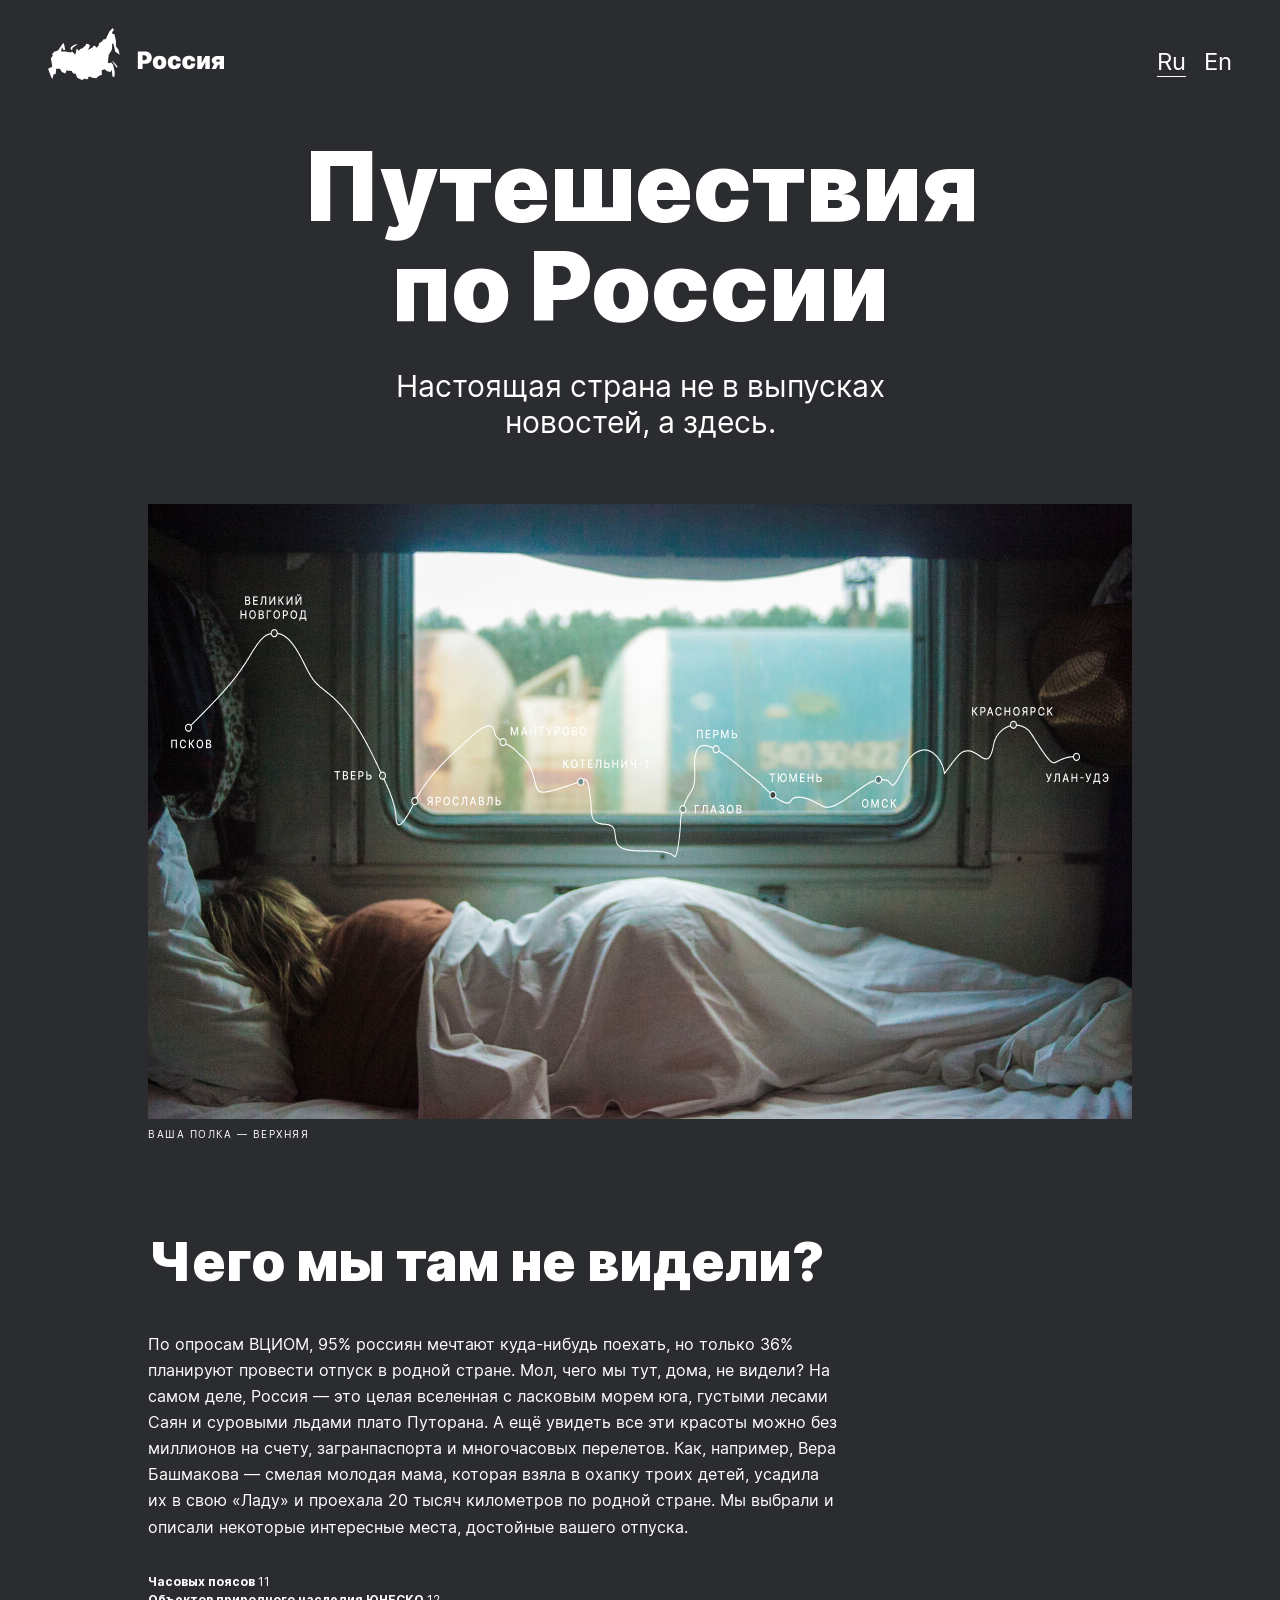
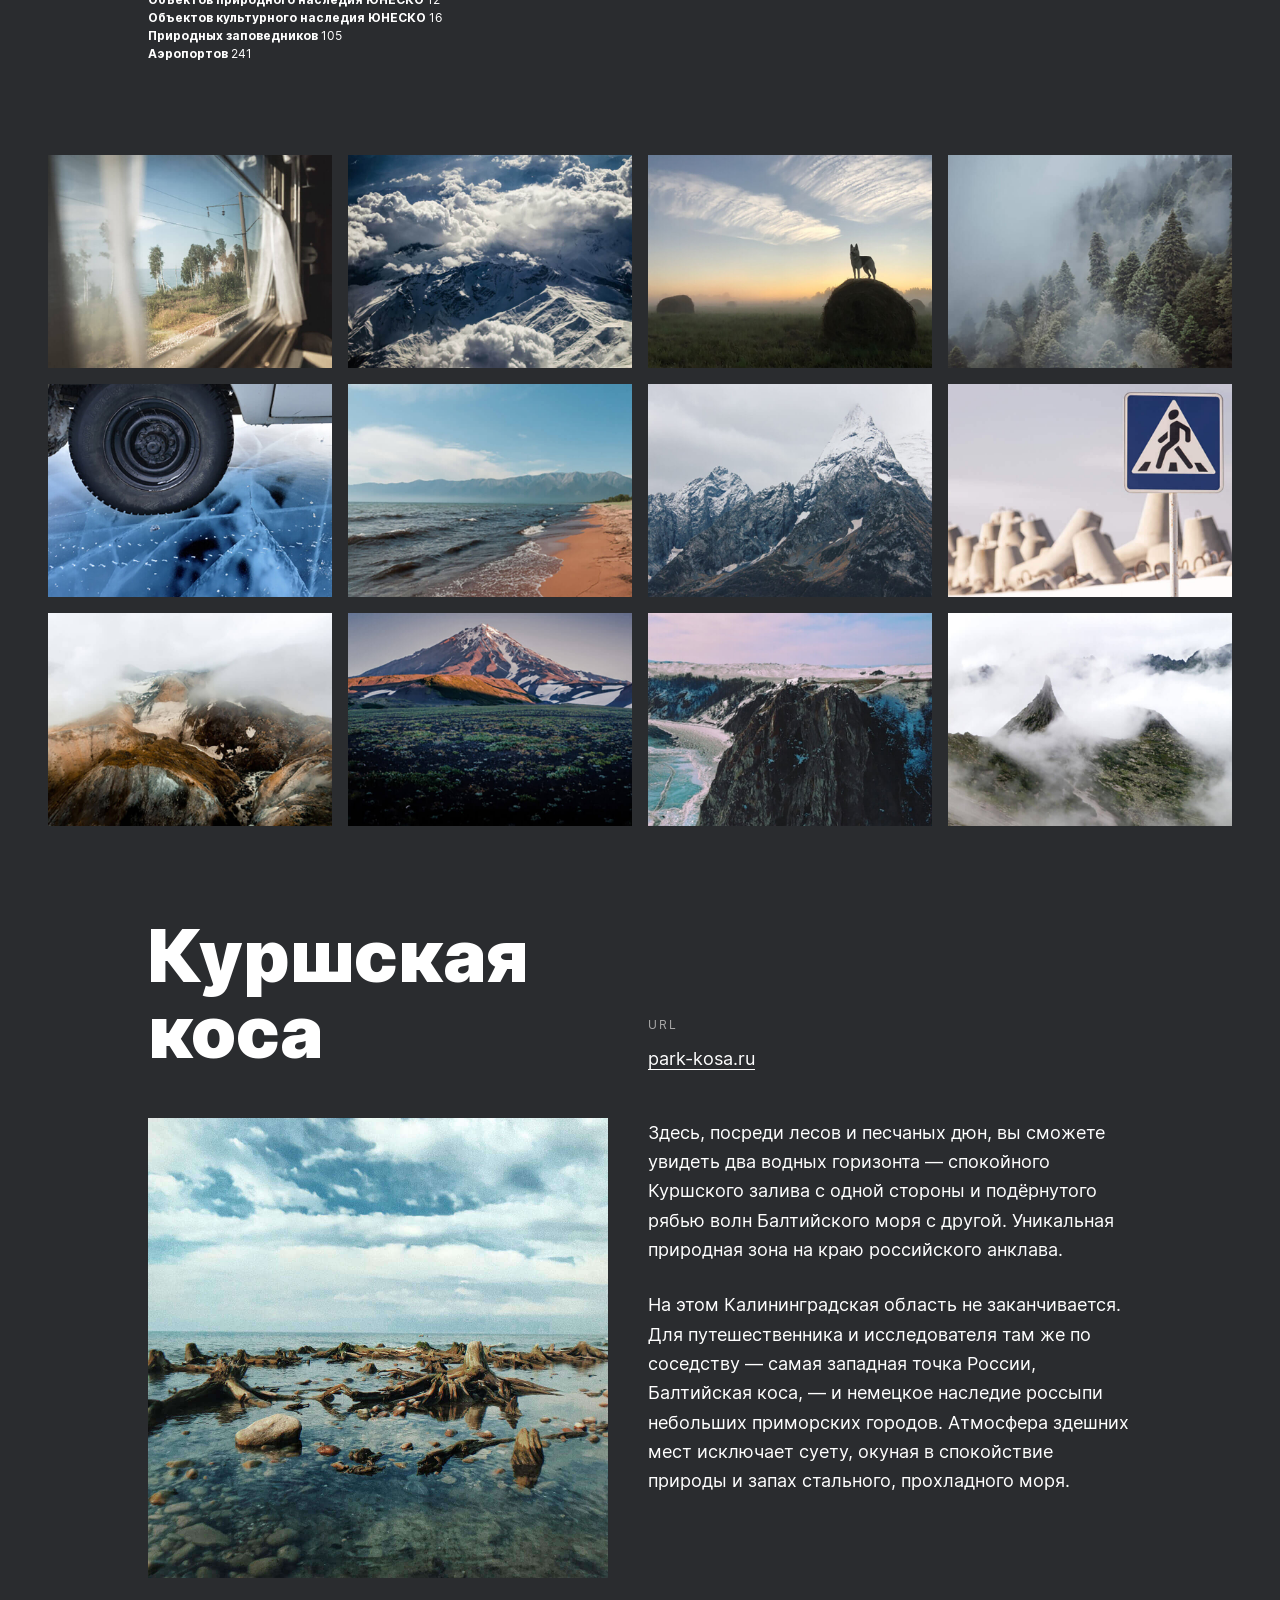
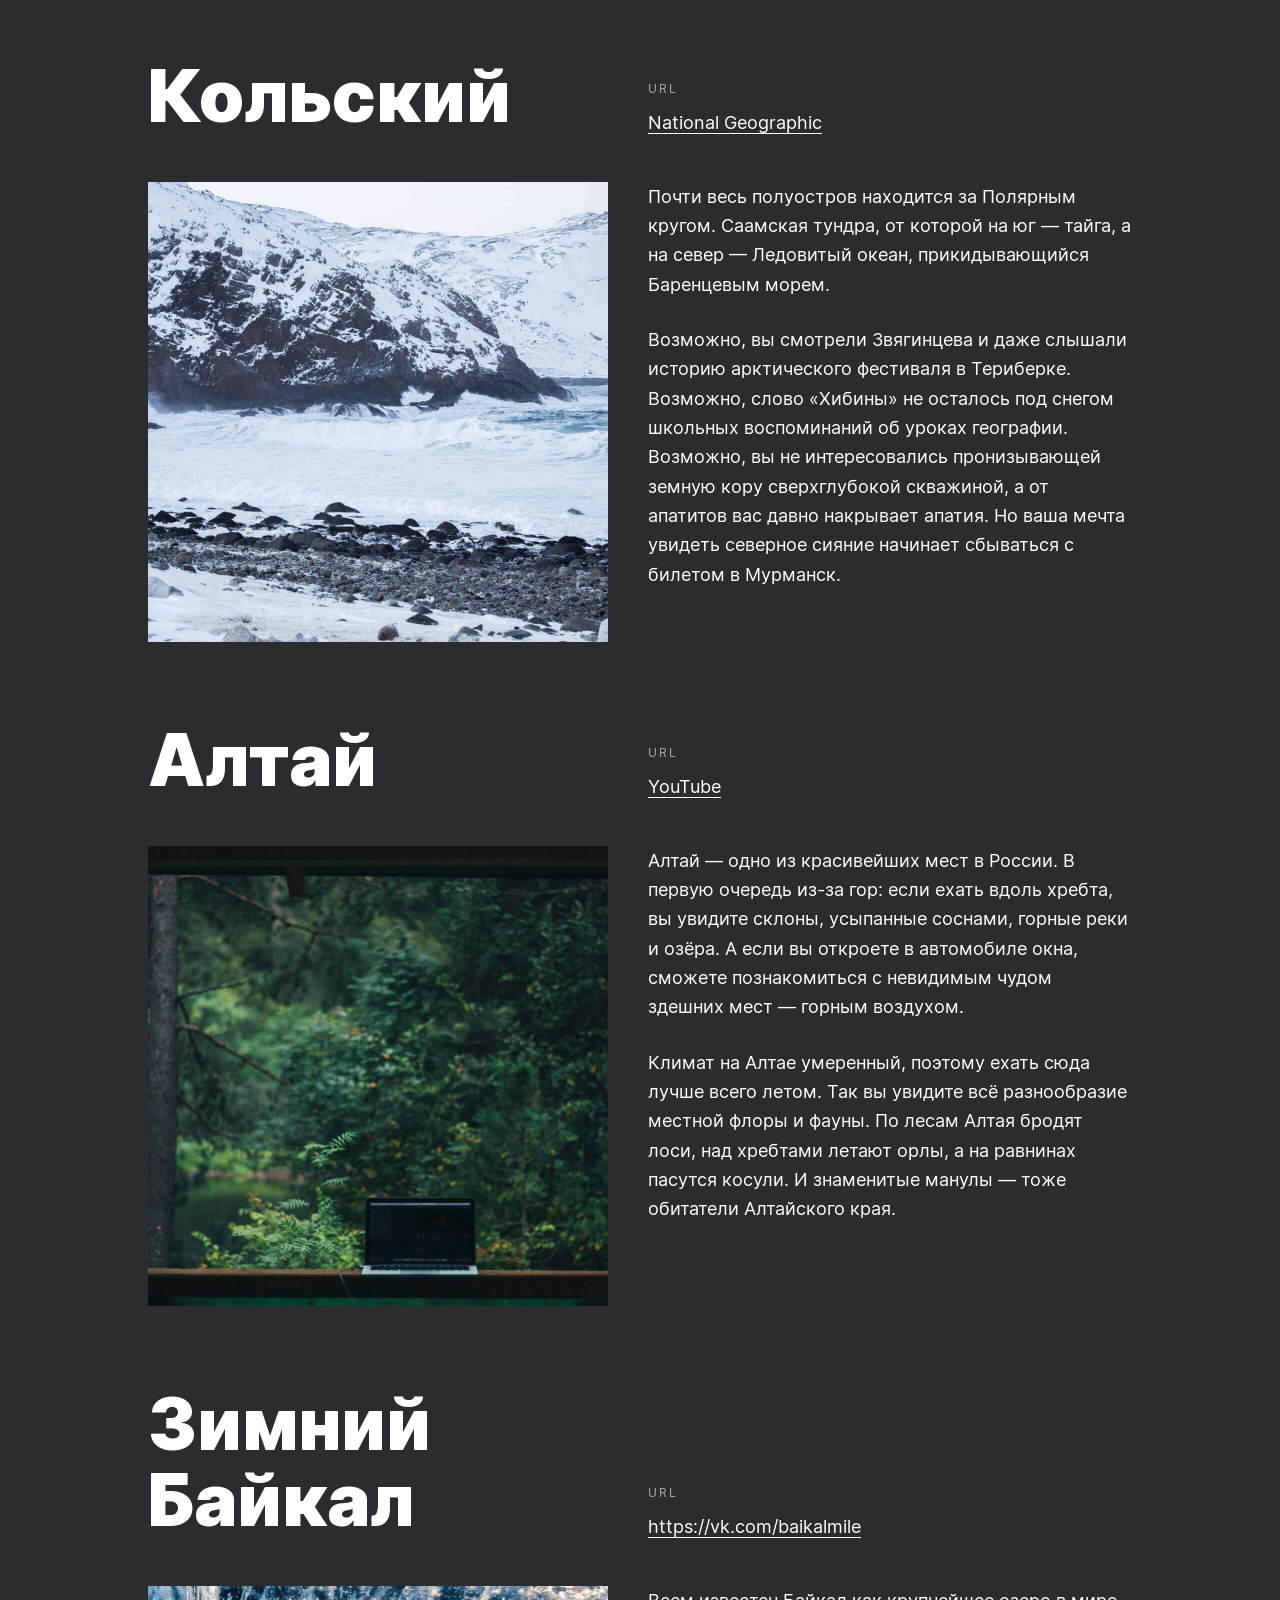
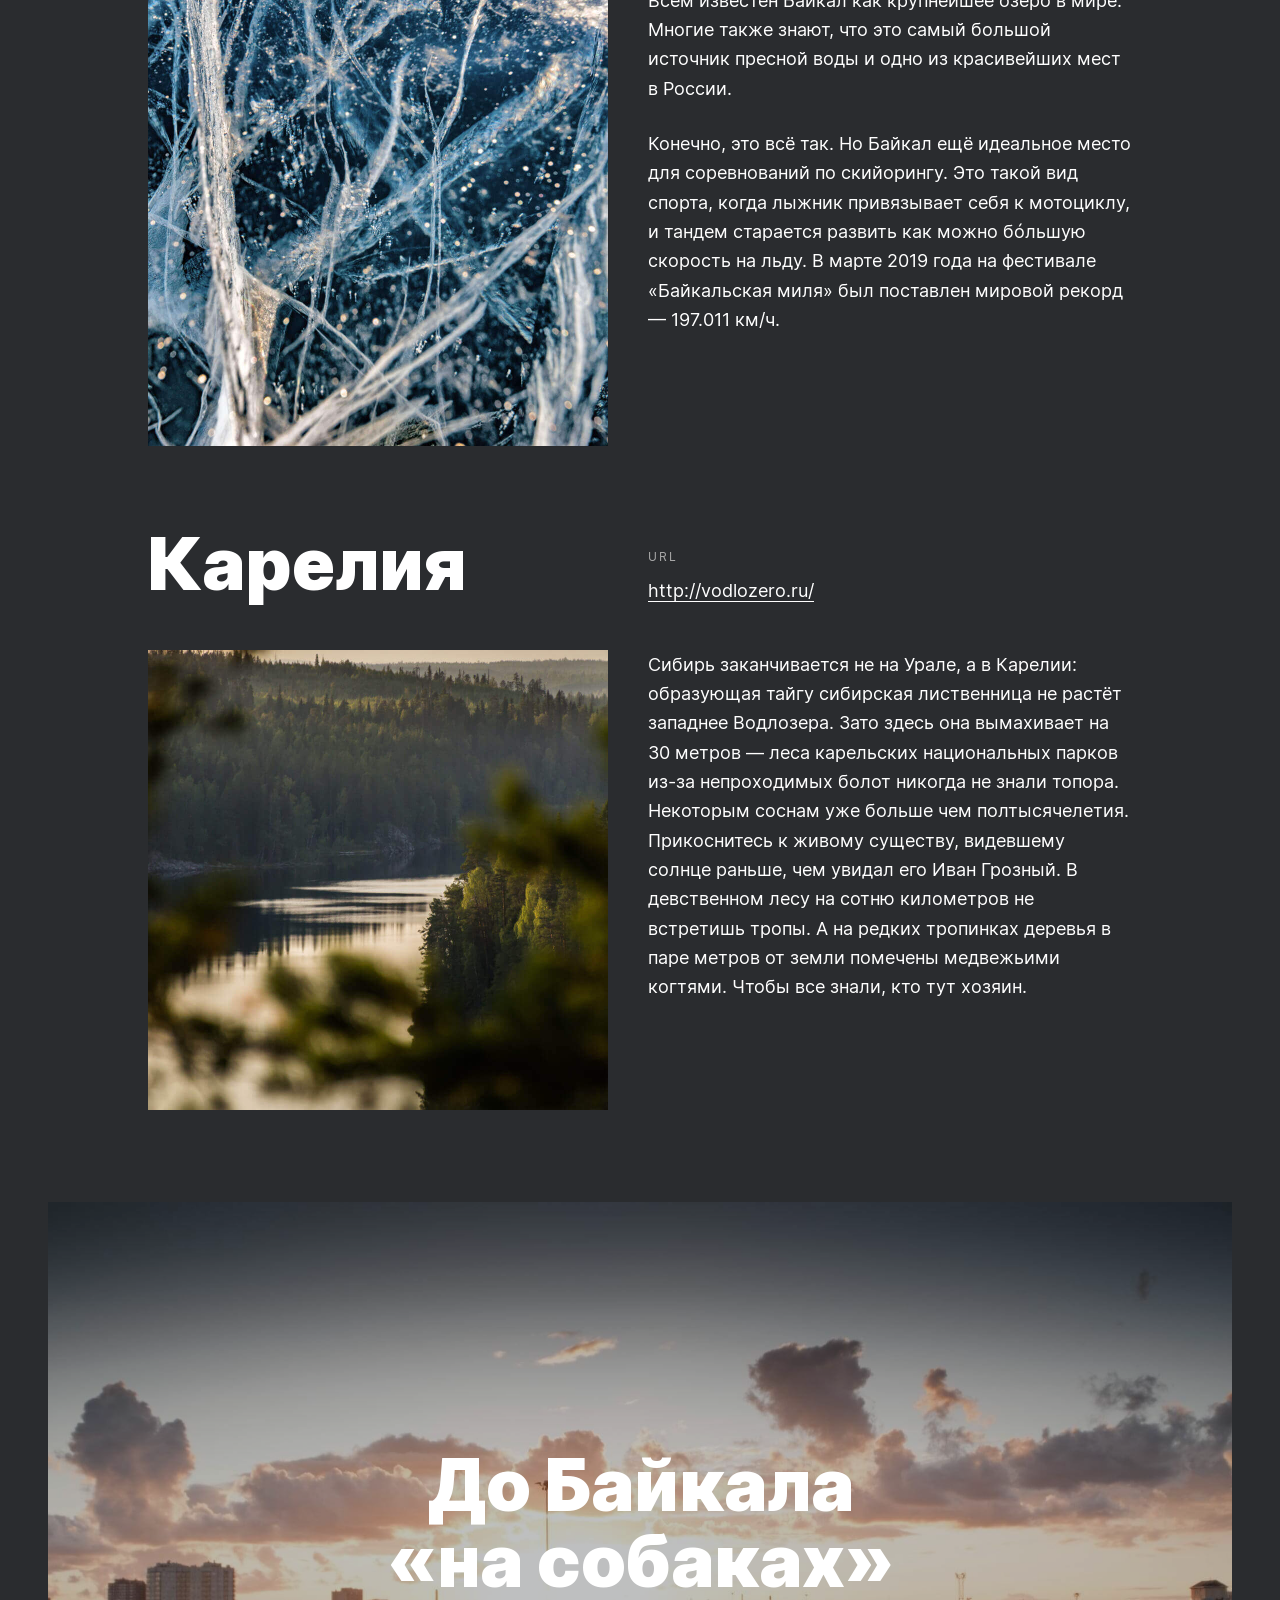
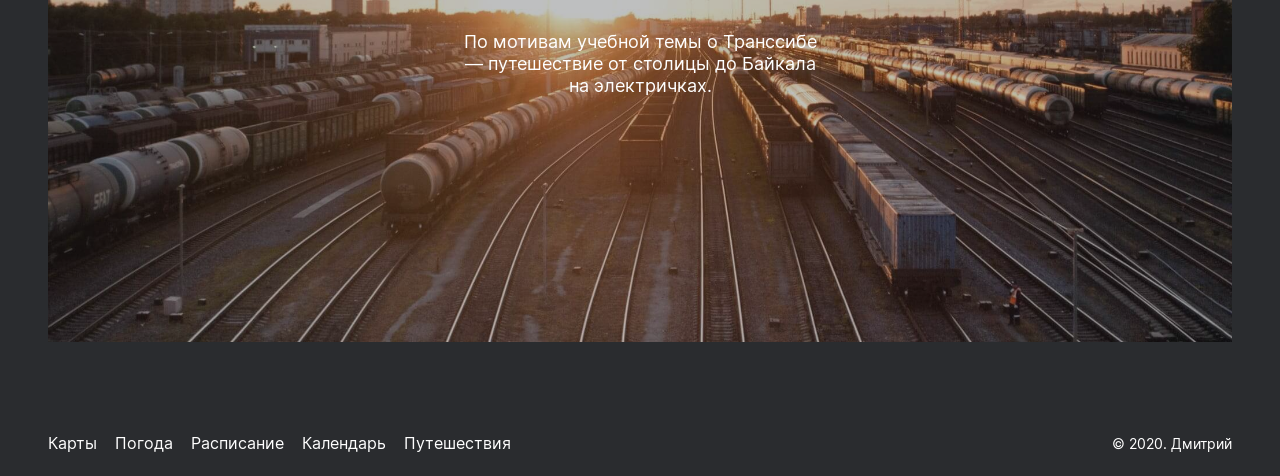
<file: index.html>
<!DOCTYPE html>
<html lang="ru">
<head>
    <meta charset="UTF-8">
    <meta name="viewport" content="width=device-width, initial-scale=1.0">
    <link rel="stylesheet" href="./pages/index.css">
    <title>Проект: Путешествие по России</title>
</head>
<body class="page">
  <header class="header">
    <img src="images/__logo.svg" alt="Россия" class="header__logo">
    <ul class="header__list">
      <li><a href="#" class="header__lang-link header__lang-link_active">Ru</a></li>
      <li><a href="#" class="header__lang-link">En</a></li>
    </ul>
  </header>
  <main class="content">
    <section class="lead">
      <h1 class="lead__title">Путешествия по России</h1>
      <p class="lead__subtitle">Настоящая страна не в выпусках новостей, а здесь.</p>
      <img class="lead__image" src="images/__image.jpg" alt="Поезд">
      <p class="lead__caption">ваша полка — верхняя</p>
    </section>
    <section class="intro">
      <h2 class="intro__title">Чего мы там не видели?</h2>
      <p class="intro__text">По опросам ВЦИОМ, 95% россиян мечтают куда-нибудь поехать, но только 36% планируют провести
        отпуск в родной стране. Мол, чего мы тут, дома, не видели? На самом деле, Россия — это целая вселенная с
        ласковым
        морем юга, густыми лесами Саян и суровыми льдами плато Путорана. А ещё увидеть все эти красоты можно без
        миллионов
        на счету, загранпаспорта и многочасовых перелетов. Как, например, Вера Башмакова — смелая молодая мама, которая
        взяла в охапку троих детей, усадила их в свою «Ладу» и проехала 20 тысяч километров по родной стране. Мы выбрали
        и
        описали некоторые интересные места, достойные вашего отпуска.</p>
      <ul class="intro__list">
        <li>Часовых поясов<span class="intro__span-list"> 11</span></li>
        <li>Объектов природного наследия ЮНЕСКО<span class="intro__span-list"> 12</span></li>
        <li>Объектов культурного наследия ЮНЕСКО<span class="intro__span-list"> 16</span></li>
        <li>Природных заповедников<span class="intro__span-list"> 105</span></li>
        <li>Аэропортов<span class="intro__span-list"> 241</span></li>
      </ul>
    </section>
    <section class="photo-grid">
      <img class="photo-grid__item" alt="Поезд" src="images/photo-grid-train.jpg">
      <img class="photo-grid__item" alt="Атхарва-тулси" src="images/photo-grid-atharva-tulsi.jpg">
      <img class="photo-grid__item" alt="Туман" src="images/photo-grid-tuman.jpg">
      <img class="photo-grid__item" alt="Сочи" src="images/photo-grid-sochi.jpg">
      <img class="photo-grid__item" alt="Ариша" src="images/photo-grid-arisa.jpg">
      <img class="photo-grid__item" alt="Байкал" src="images/photo-grid-baikal.jpg">
      <img class="photo-grid__item" alt="Эльбрус" src="images/photo-grid-elbrus.jpg">
      <img class="photo-grid__item" alt="Кондратьев" src="images/photo-grid-kondratiev.jpg">
      <img class="photo-grid__item" alt="Камчатка" src="images/photo-grid-kamchatka-1.jpg">
      <img class="photo-grid__item" alt="Камчатка" src="images/photo-grid-kamchatka-2.jpg">
      <img class="photo-grid__item" alt="Байкал" src="images/photo-grid-baikal-2.jpg">
      <img class="photo-grid__item" alt="Ергаки" src="images/photo-grid-ergaki.jpg">
    </section>
    <section class="places">
      <div class="place">
        <h2 class="place__title">Куршская коса</h2>
        <img class="place__image" src="images/place-kosa.jpg" alt="Куршская коса">
        <div class="place__website">
          <p class="place__heading">url</p>
          <a href="http://park-kosa.ru" class="place__link" target="_blank">park-kosa.ru</a>
        </div>
        <div class="place__description">
          <p class="place__paragraph">Здесь, посреди лесов и песчаных дюн, вы сможете увидеть два водных горизонта —
            спокойного Куршского залива с одной стороны и подёрнутого рябью волн Балтийского моря с другой. Уникальная
            природная зона на краю российского анклава.</p>
          <p class="place__paragraph">На этом Калининградская область не заканчивается. Для путешественника и
            исследователя там же по соседству — самая западная точка России, Балтийская коса, — и немецкое наследие
            россыпи небольших приморских городов. Атмосфера здешних мест исключает суету, окуная в спокойствие природы и
            запах стального, прохладного моря.</p>
        </div>
      </div>
      <div class="place">
        <h2 class="place__title">Кольский</h2>
        <img src="images/place-kolsky.jpg" alt="Кольский" class="place__image">
        <div class="place__website">
          <p class="place__heading">url</p>
          <a href="https://www.nationalgeographic.com/" class="place__link" target="_blank">National Geographic</a>
        </div>
        <div class="place__description">
          <p class="place__paragraph">Почти весь полуостров находится за Полярным кругом. Саамская тундра, от которой на
            юг —
            тайга, а на север — Ледовитый океан, прикидывающийся Баренцевым морем.</p>
          <p class="place__paragraph">Возможно, вы смотрели Звягинцева и даже слышали историю арктического фестиваля в
            Териберке. Возможно, слово «Хибины» не осталось под снегом школьных воспоминаний об уроках географии.
            Возможно, вы не интересовались пронизывающей земную кору сверхглубокой скважиной, а от апатитов вас давно
            накрывает апатия. Но ваша мечта увидеть северное сияние начинает сбываться с билетом
            в Мурманск.</p>
        </div>
      </div>
      <div class="place">
        <h2 class="place__title">Алтай</h2>
        <img src="images/place-altai.jpg" alt="Алтай" class="place__image">
        <div class="place__website">
          <p class="place__heading">url</p>
          <a href="https://www.youtube.com/" class="place__link" target="_blank">YouTube</a>
        </div>
        <div class="place__description">
          <p class="place__paragraph">Алтай — одно из красивейших мест в России.
            В первую очередь из-за гор: если ехать вдоль хребта, вы увидите склоны, усыпанные соснами, горные реки и
            озёра. А если вы откроете в автомобиле окна, сможете познакомиться с невидимым чудом здешних мест — горным
            воздухом.</p>
          <p class="place__paragraph">Климат на Алтае умеренный, поэтому ехать сюда лучше всего летом. Так вы увидите
            всё
            разнообразие местной флоры и фауны. По лесам Алтая бродят лоси, над хребтами летают орлы, а на равнинах
            пасутся косули. И знаменитые манулы — тоже обитатели Алтайского края.</p>
        </div>
      </div>
      <div class="place">
        <h2 class="place__title">Зимний Байкал</h2>
        <img src="images/place-winter-baikal.jpg" alt="Байкал" class="place__image">
        <div class="place__website">
          <p class="place__heading">url</p>
          <a href="https://vk.com/baikalmile" class="place__link" target="_blank">https://vk.com/baikalmile</a>
        </div>
        <div class="place__description">
          <p class="place__paragraph">Всем известен Байкал как крупнейшее озеро
            в мире. Многие также знают, что это самый большой источник пресной воды и одно из красивейших мест в России.
          </p>
          <p class="place__paragraph">Конечно, это всё так. Но Байкал ещё идеальное место для соревнований по
            скийорингу.
            Это такой вид спорта, когда лыжник привязывает себя
            к мотоциклу, и тандем старается развить как можно бóльшую скорость на льду. В марте 2019 года на фестивале
            «Байкальская миля» был поставлен мировой рекорд — 197.011 км/ч.</p>
        </div>
      </div>
      <div class="place">
        <h2 class="place__title">Карелия</h2>
        <img src="images/place-karelia.jpg" alt="Карелия" class="place__image">
        <div class="place__website">
          <p class="place__heading">url</p>
          <a href="http://vodlozero.ru/" class="place__link" target="_blank">http://vodlozero.ru/</a>
        </div>
        <div class="place__description">
          <p class="place__paragraph">Сибирь заканчивается не на Урале, а в Карелии: образующая тайгу сибирская
            лиственница не растёт западнее Водлозера. Зато здесь она вымахивает на 30 метров — леса карельских
            национальных парков из-за непроходимых болот никогда не знали топора. Некоторым соснам уже больше чем
            полтысячелетия. Прикоснитесь к живому существу, видевшему солнце раньше, чем увидал его Иван Грозный.
            В девственном лесу на сотню километров не встретишь тропы. А на редких тропинках деревья
            в паре метров от земли помечены медвежьими когтями. Чтобы все знали, кто тут хозяин.</p>
        </div>
      </div>
    </section>
    <section class="cover">
      <a href="https://stampsy.com/na-elektrichkakh-do-baikala" target="_blank" class="cover__overlay">
        <h2 class="cover__title">До Байкала «на собаках»</h2>
        <p class="cover__subtitle">По мотивам учебной темы о Транссибе — путешествие от столицы до Байкала на
          электричках.
        </p>
      </a>
    </section>
  </main>
  <footer class="footer">
    <nav>
      <ul class="footer__links">
        <li><a href="https://yandex.ru/maps" target="_blank" class="footer__link">Карты</a></li>
        <li><a href="https://yandex.ru/pogoda" target="_blank" class="footer__link">Погода</a></li>
        <li><a href="https://rasp.yandex.ru" target="_blank" class="footer__link">Расписание</a></li>
        <li><a href="https://calendar.yandex.ru" target="_blank" class="footer__link">Календарь</a></li>
        <li><a href="https://travel.yandex.ru" target="_blank" class="footer__link">Путешествия</a></li>
      </ul>
    </nav>
    <p class="footer__copyright">© 2020. Дмитрий</p>
  </footer>
</body>
</html>
</file>
<file: pages/index.css>
@import url(../vendor/normalize.css);
@import url(../vendor/fonts/fonts.css);
@import url(../blocks/page/page.css);
@import url(../blocks/header/header.css);
@import url(../blocks/header/__logo/header__logo.css);
@import url(../blocks/header/__list/header__list.css);
@import url(../blocks/header/__lang-link/_active/header__lang-link_active.css);
@import url(../blocks/header/__lang-link/header__lang-link.css);
@import url(../blocks/lead/lead.css);
@import url(../blocks/lead/__title/lead__title.css);
@import url(../blocks/lead/__subtitle/lead__subtitle.css);
@import url(../blocks/lead/__image/lead__image.css);
@import url(../blocks/lead/__caption/lead__caption.css);
@import url(../blocks/intro/intro.css);
@import url(../blocks/intro/__title/intro__title.css);
@import url(../blocks/intro/__text/intro__text.css);
@import url(../blocks/intro/__list/intro__list.css);
@import url(../blocks/intro/span-list/intro__span-list.css);
@import url(../blocks/photo-grid/photo-grid.css);
@import url(../blocks/photo-grid/__item/photo-grid__item.css);
@import url(../blocks/places/places.css);
@import url(../blocks/place/place.css);
@import url(../blocks/place/__title/place__title.css);
@import url(../blocks/place/__image/place__image.css);
@import url(../blocks/place/__website/place__website.css);
@import url(../blocks/place/__heading/place__heading.css);
@import url(../blocks/place/__link/place__link.css);
@import url(../blocks/place/__description/place__description.css);
@import url(../blocks/place/__paragraph/place__paragraph.css);
@import url(../blocks/cover/__title/cover__title.css);
@import url(../blocks/cover/__subtitle/cover__subtitle.css);
@import url(../blocks/cover/__overlay/cover__overlay.css);
@import url(../blocks/footer/footer.css);
@import url(../blocks/footer/__links/footer__links.css);
@import url(../blocks/footer/__link/footer__link.css);
@import url(../blocks/footer/__copyright/footer__copyright.css);
</file>
